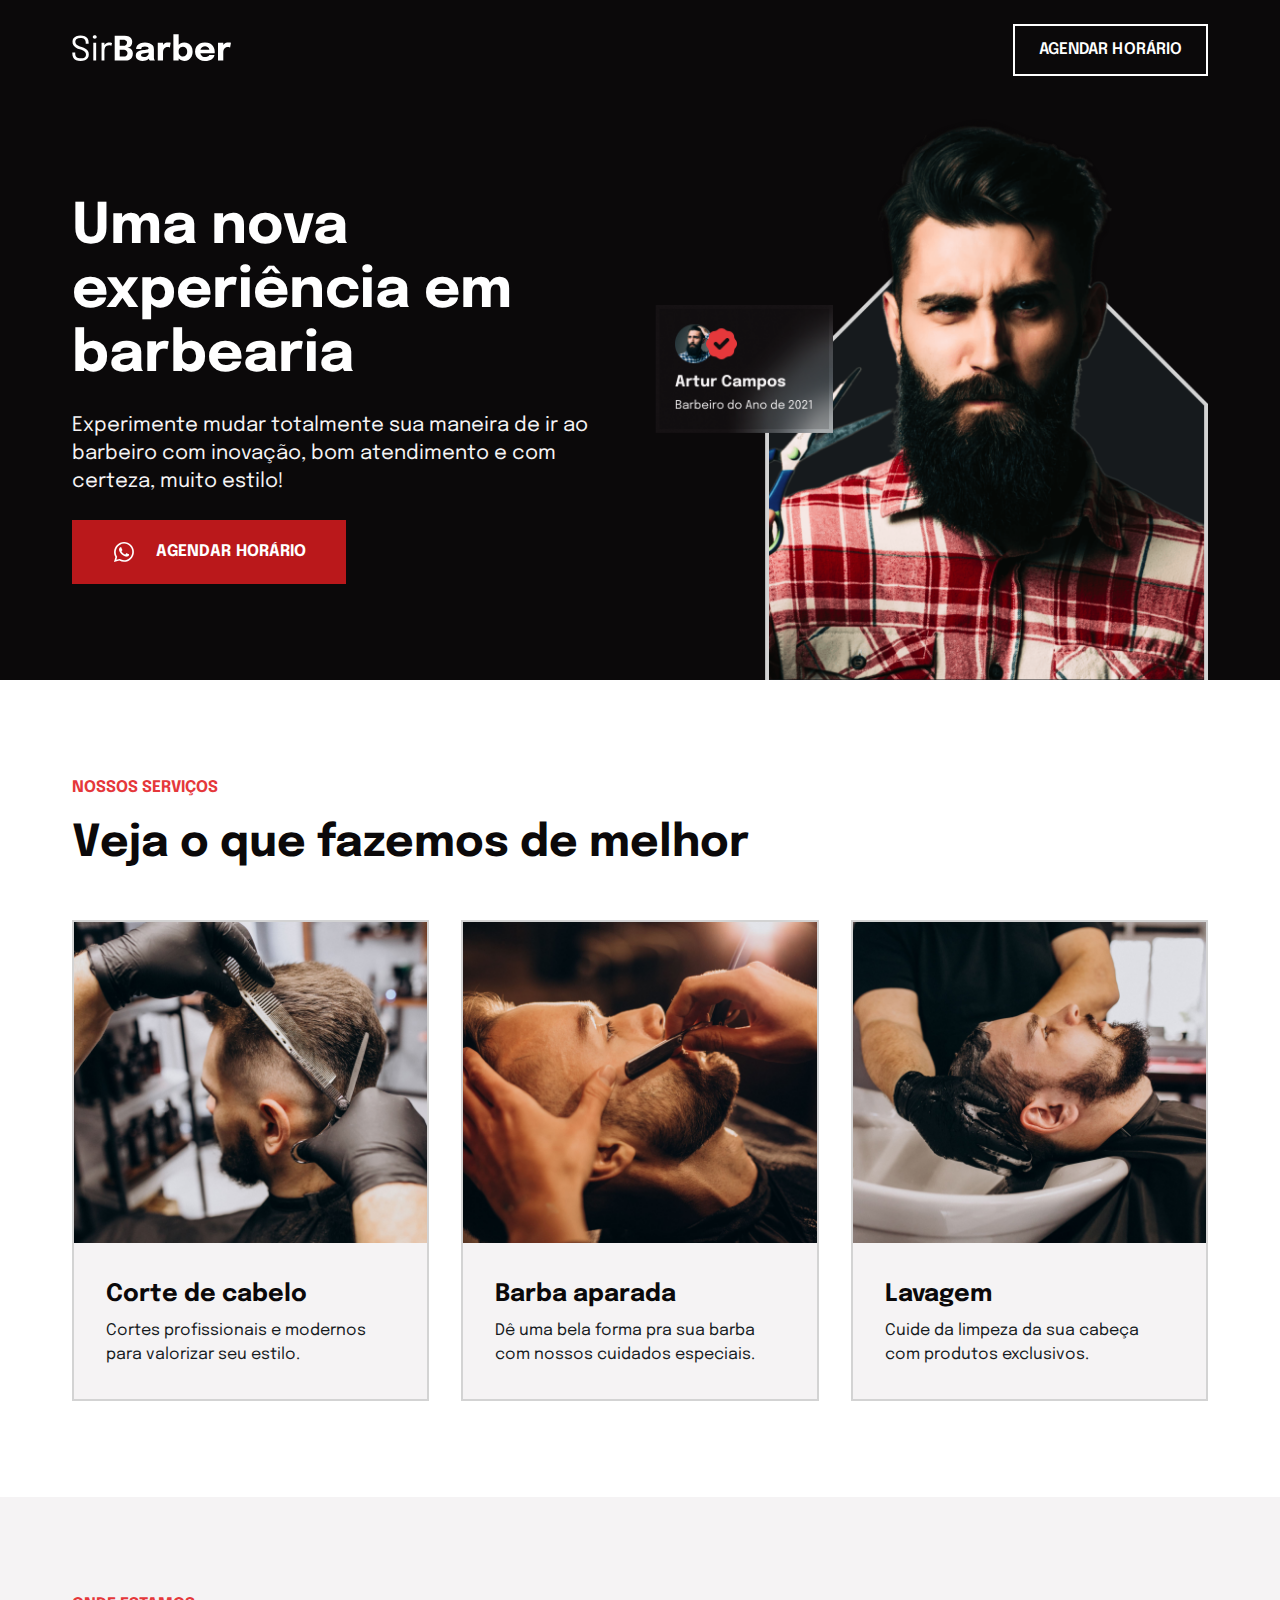
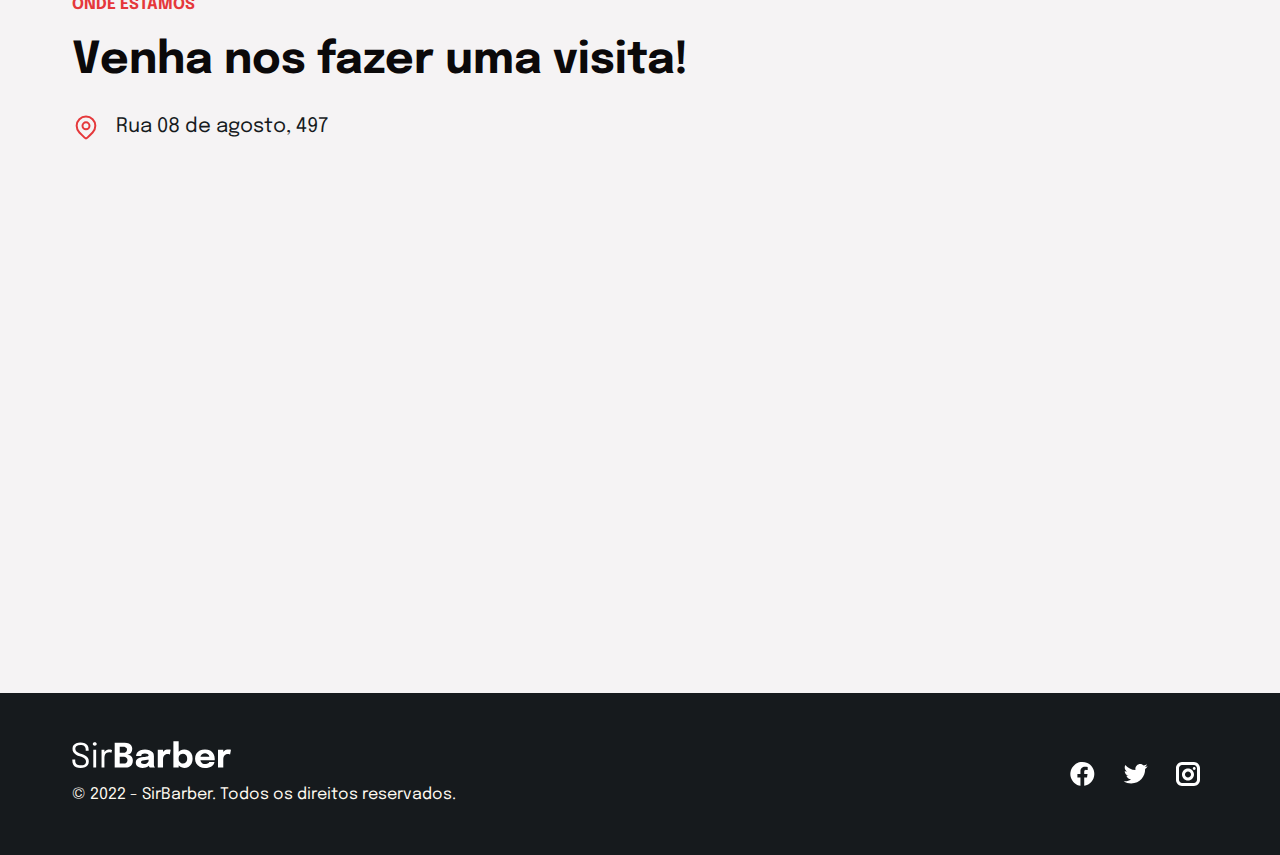
<file: barber-shop/index.html>
<!DOCTYPE html>
<html lang="pt-br">

<head>
  <meta charset="UTF-8">
  <meta http-equiv="X-UA-Compatible" content="IE=edge">
  <meta name="viewport" content="width=device-width, initial-scale=1.0">
  <title>SirBarber - Uma nova experiência em barbearia</title>
  <link rel="shortcut icon" href="./assets/favicon.png" type="image/x-icon">

  <link rel="preconnect" href="https://fonts.googleapis.com">
  <link rel="preconnect" href="https://fonts.gstatic.com" crossorigin>
  <link href="https://fonts.googleapis.com/css2?family=Epilogue:wght@400;600;700&display=swap" rel="stylesheet">

  <link rel="stylesheet" href="./style.css">
  <link rel="stylesheet" href="../global/responsive.css">
</head>

<body>
  <header id="header-page">
    <div class="container header-container">
      <div class="logo-product">
        <img src="./assets/sirbarber-logo.svg" alt="SirBarber">
      </div>

      <a class="btn btn-outline" target="_blank"
        href="http://wa.me/send?phone=5551987654321&text=Ol%C3%A1,%20gostaria%20de%20agendar%20um%20hor%C3%A1rio!">
        Agendar horário
      </a>
    </div>
  </header>

  <main>
    <section id="hero">
      <div class="container hero-container">
        <div class="hero-text">
          <h1 class="hero-text__title">Uma nova experiência em barbearia</h1>

          <p class="hero-text__paragraph">
            Experimente mudar totalmente sua maneira de ir ao barbeiro com inovação, bom atendimento e com certeza,
            muito estilo!
          </p>

          <a class="btn btn-primary" target="_blank"
            href="http://wa.me/send?phone=5551987654321&text=Ol%C3%A1,%20gostaria%20de%20agendar%20um%20hor%C3%A1rio!">
            <img src="../global/assets/whatsapp.svg" alt="Ícone do WhatsApp"> Agendar horário
          </a>
        </div>

        <div class="hero-img">
          <img src="./assets/img-hero-barber-desktop.png" alt="Artur Campos barbeiro do ano de 2021">
        </div>
      </div>
    </section>

    <section id="services">
      <div class="container services-container">
        <header>
          <span class="overtitle">Nossos serviços</span>
          <h2 class="title">Veja o que fazemos de melhor</h2>
        </header>

        <div class="services-list">
          <div class="service-card">
            <img src="./assets/img-card-01-desktop.png" alt="Homem cortando o cabelo">

            <div class="service-card__text">
              <h3>Corte de cabelo</h3>
              <p>Cortes profissionais e modernos para valorizar seu estilo.</p>
            </div>
          </div>

          <div class="service-card">
            <img src="./assets/img-card-02-desktop.png" alt="Homem aparando a barba">

            <div class="service-card__text">
              <h3>Barba aparada</h3>
              <p>Dê uma bela forma pra sua barba com nossos cuidados especiais.</p>
            </div>
          </div>

          <div class="service-card">
            <img src="./assets/img-card-03-desktop.png" alt="Homem lavando o cabelo">

            <div class="service-card__text">
              <h3>Lavagem</h3>
              <p>Cuide da limpeza da sua cabeça com produtos exclusivos.</p>
            </div>
          </div>
        </div>
      </div>
    </section>

    <section id="location">
      <div class="container location-container">
        <header>
          <span class="overtitle">Onde estamos</span>
          <h2 class="title">Venha nos fazer uma visita!</h2>

          <address class="location__address">
            <img src="./assets/location.svg" alt="Ícone de localização">
            <span>Rua 08 de agosto, 497</span>
          </address>
        </header>
      </div>

      <iframe
        src="https://www.google.com/maps/embed?pb=!1m18!1m12!1m3!1d3454.3406173431495!2d-51.20865555717109!3d-30.027084432419702!2m3!1f0!2f0!3f0!3m2!1i1024!2i768!4f13.1!3m3!1m2!1s0x951979b66140cac9%3A0x43c6f4870a91e762!2sQOD%20Barber%20Shop!5e0!3m2!1spt-BR!2sbr!4v1662512844099!5m2!1spt-BR!2sbr"
        width="100%" height="500" style="border:0;" allowfullscreen="" loading="lazy"
        referrerpolicy="no-referrer-when-downgrade"></iframe>
    </section>
  </main>

  <footer id="footer-page">
    <div class="container footer-container">
      <div>
        <div class="logo-product">
          <img src="./assets/sirbarber-logo.svg" alt="SirBarber">
        </div>

        <p>&copy; 2022 - SirBarber. Todos os direitos reservados.</p>
      </div>

      <div class="social-links">
        <a href="http://facebook.com" target="_blank" rel="noopener noreferrer">
          <img src="../global/assets/facebook.svg" alt="Página do Facebook do SirBarber">
        </a>

        <a href="http://twitter.com" target="_blank" rel="noopener noreferrer">
          <img src="../global/assets/twitter.svg" alt="Página do Twiiter do SirBarber">
        </a>

        <a href="http://instagram.com" target="_blank" rel="noopener noreferrer">
          <img src="../global/assets/instagram.svg" alt="Página do Instagram do SirBarber">
        </a>
      </div>
    </div>
  </footer>
</body>

</html>
</file>
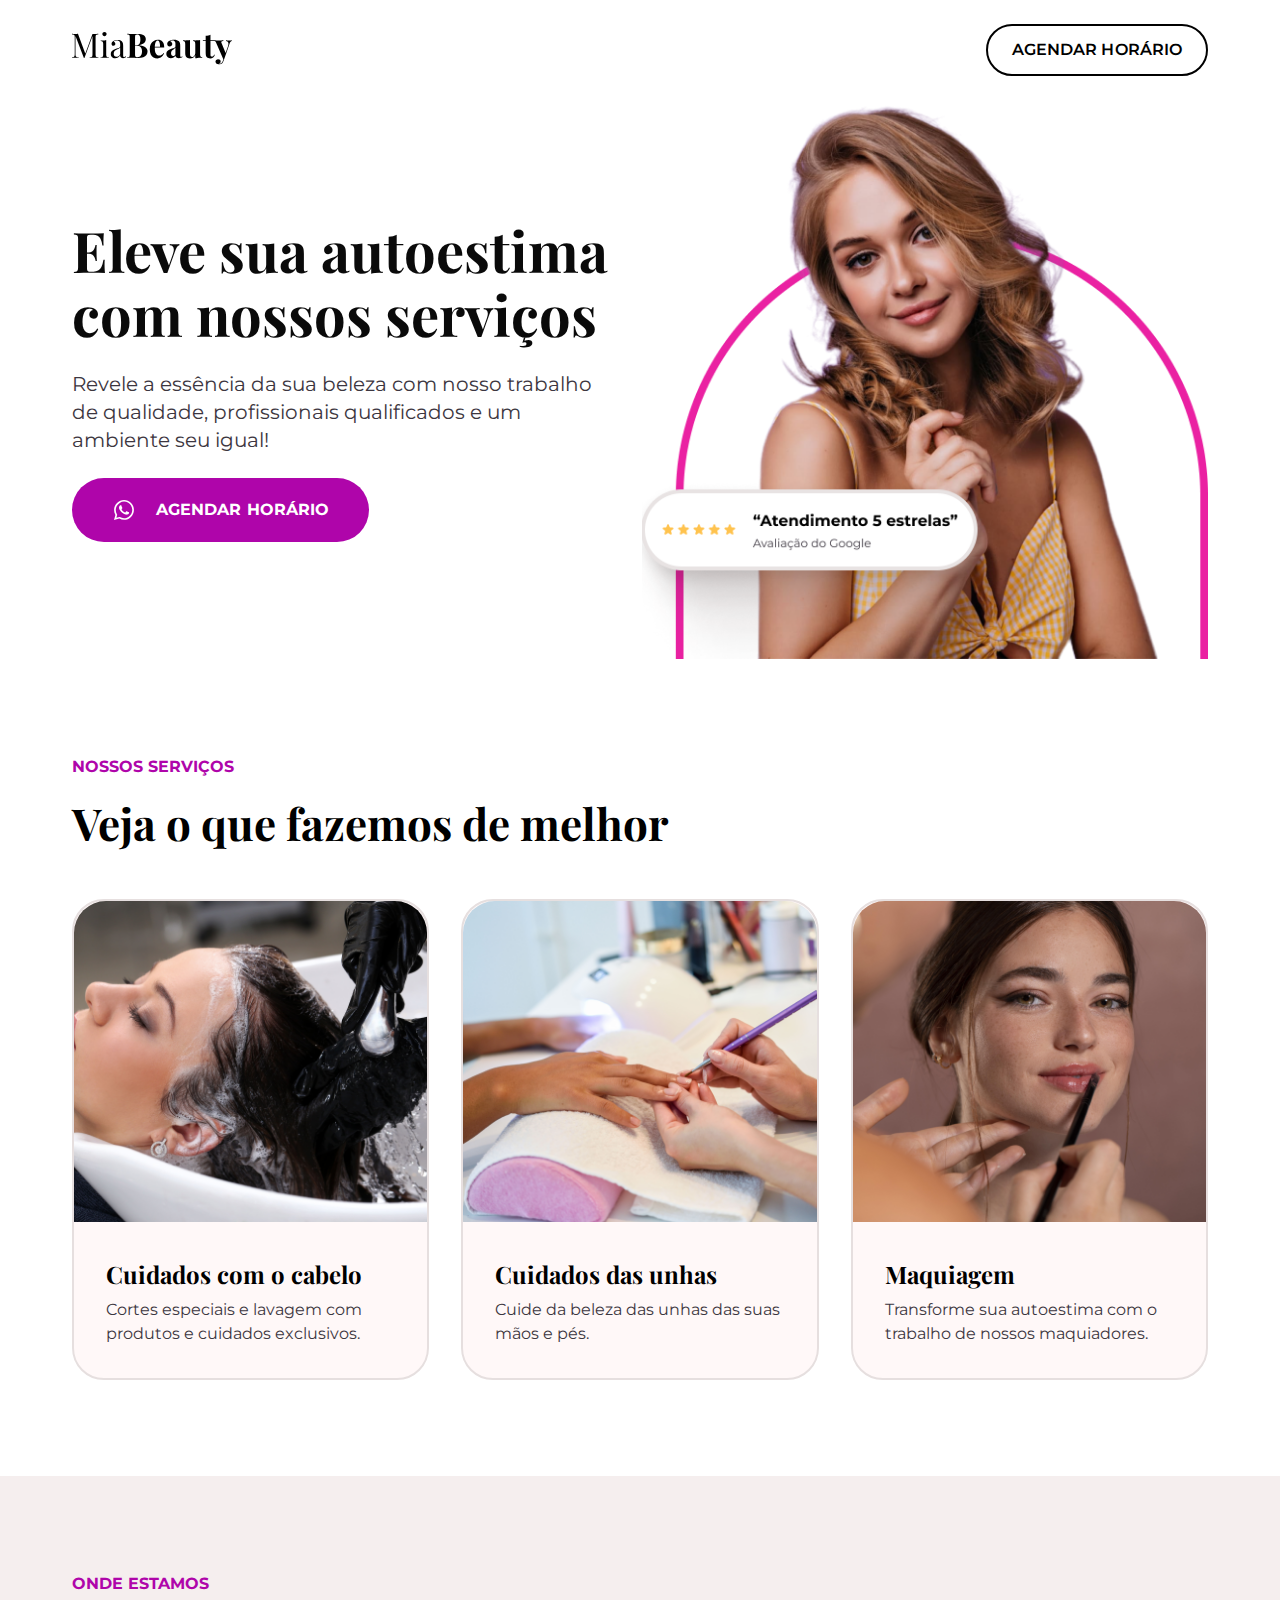
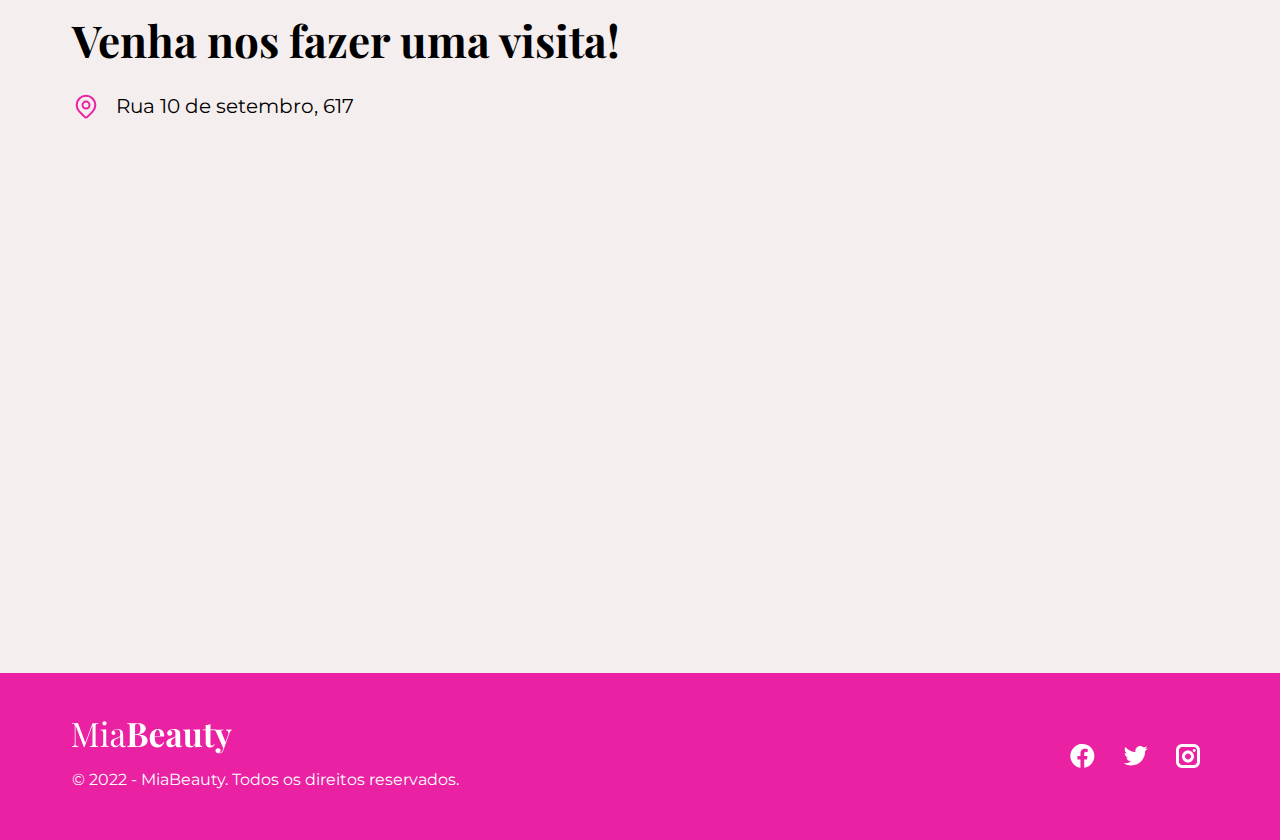
<file: beauty-salon/index.html>
<!DOCTYPE html>
<html lang="pt-br">

<head>
  <meta charset="UTF-8">
  <meta http-equiv="X-UA-Compatible" content="IE=edge">
  <meta name="viewport" content="width=device-width, initial-scale=1.0">
  <title>MiaBeauty - Eleve sua autoestima com nossos serviços</title>
  <link rel="shortcut icon" href="./assets/favicon.png" type="image/x-icon">

  <link rel="preconnect" href="https://fonts.googleapis.com">
  <link rel="preconnect" href="https://fonts.gstatic.com" crossorigin>
  <link
    href="https://fonts.googleapis.com/css2?family=Montserrat:wght@400;600;700&family=Playfair+Display:wght@700&display=swap"
    rel="stylesheet">

  <link rel="stylesheet" href="./style.css">
  <link rel="stylesheet" href="../global/responsive.css">
</head>

<body>
  <header id="header-page">
    <div class="container header-container">
      <div class="logo-product">
        <img src="./assets/miabeauty-logo.svg" alt="MiaBeauty">
      </div>

      <a class="btn btn-outline" target="_blank"
        href="http://wa.me/send?phone=5551987654321&text=Ol%C3%A1,%20gostaria%20de%20agendar%20um%20hor%C3%A1rio!">
        Agendar horário
      </a>
    </div>
  </header>

  <main>
    <section id="hero">
      <div class="container hero-container">
        <div class="hero-text">
          <h1 class="hero-text__title">Eleve sua autoestima com nossos serviços</h1>

          <p class="hero-text__paragraph">
            Revele a essência da sua beleza com nosso trabalho de qualidade, profissionais qualificados e um ambiente
            seu igual!
          </p>

          <a class="btn btn-primary" target="_blank"
            href="http://wa.me/send?phone=5551987654321&text=Ol%C3%A1,%20gostaria%20de%20agendar%20um%20hor%C3%A1rio!">
            <img src="../global/assets/whatsapp.svg" alt="Ícone do WhatsApp"> Agendar horário
          </a>
        </div>

        <div class="hero-img">
          <img src="./assets/img-hero-desktop.png" alt="Atendimento 5 estrelas de acordo com avalição do Google">
        </div>
      </div>
    </section>

    <section id="services">
      <div class="container services-container">
        <header>
          <span class="overtitle">Nossos serviços</span>
          <h2 class="title">Veja o que fazemos de melhor</h2>
        </header>

        <div class="services-list">
          <div class="service-card">
            <img src="./assets/img-card-01-desktop.png" alt="Mulher lavando o cabelo">

            <div class="service-card__text">
              <h3>Cuidados com o cabelo</h3>
              <p>Cortes especiais e lavagem com produtos e cuidados exclusivos.</p>
            </div>
          </div>

          <div class="service-card">
            <img src="./assets/img-card-02-desktop.png" alt="Pintando as unhas">

            <div class="service-card__text">
              <h3>Cuidados das unhas</h3>
              <p>Cuide da beleza das unhas das suas mãos e pés.</p>
            </div>
          </div>

          <div class="service-card">
            <img src="./assets/img-card-03-desktop.png" alt="Maquiando uma mulher">

            <div class="service-card__text">
              <h3>Maquiagem</h3>
              <p>Transforme sua autoestima com o trabalho de nossos maquiadores.</p>
            </div>
          </div>
        </div>
      </div>
    </section>

    <section id="location">
      <div class="container location-container">
        <header>
          <span class="overtitle">Onde estamos</span>
          <h2 class="title">Venha nos fazer uma visita!</h2>

          <address class="location__address">
            <img src="./assets/location.svg" alt="Ícone de localização">
            <span>Rua 10 de setembro, 617</span>
          </address>
        </header>
      </div>

      <iframe
        src="https://www.google.com/maps/embed?pb=!1m18!1m12!1m3!1d13894.73071566881!2d-51.82058295260935!3d-29.467275013217254!2m3!1f0!2f0!3f0!3m2!1i1024!2i768!4f13.1!3m3!1m2!1s0x951c6fade56d3ea1%3A0x7d7d173bce248358!2sOrion%20a%20casa%20da%20beleza!5e0!3m2!1spt-BR!2sbr!4v1662691373009!5m2!1spt-BR!2sbr"
        width="100%" height="500" style="border:0;" allowfullscreen="" loading="lazy"
        referrerpolicy="no-referrer-when-downgrade"></iframe>
    </section>
  </main>

  <footer id="footer-page">
    <div class="container footer-container">
      <div>
        <div class="logo-product">
          <img src="./assets/miabeauty-logo-white.svg" alt="MiaBeauty">
        </div>
        <p>&copy; 2022 - MiaBeauty. Todos os direitos reservados.</p>
      </div>

      <div class="social-links">
        <a href="http://facebook.com" target="_blank" rel="noopener noreferrer">
          <img src="../global/assets/facebook.svg" alt="Página do Facebook da MiaBeauty">
        </a>

        <a href="http://twitter.com" target="_blank" rel="noopener noreferrer">
          <img src="../global/assets/twitter.svg" alt="Página do Twiiter da MiaBeauty">
        </a>

        <a href="http://instagram.com" target="_blank" rel="noopener noreferrer">
          <img src="../global/assets/instagram.svg" alt="Página do Instagram da MiaBeauty">
        </a>
      </div>
    </div>
  </footer>
</body>

</html>
</file>
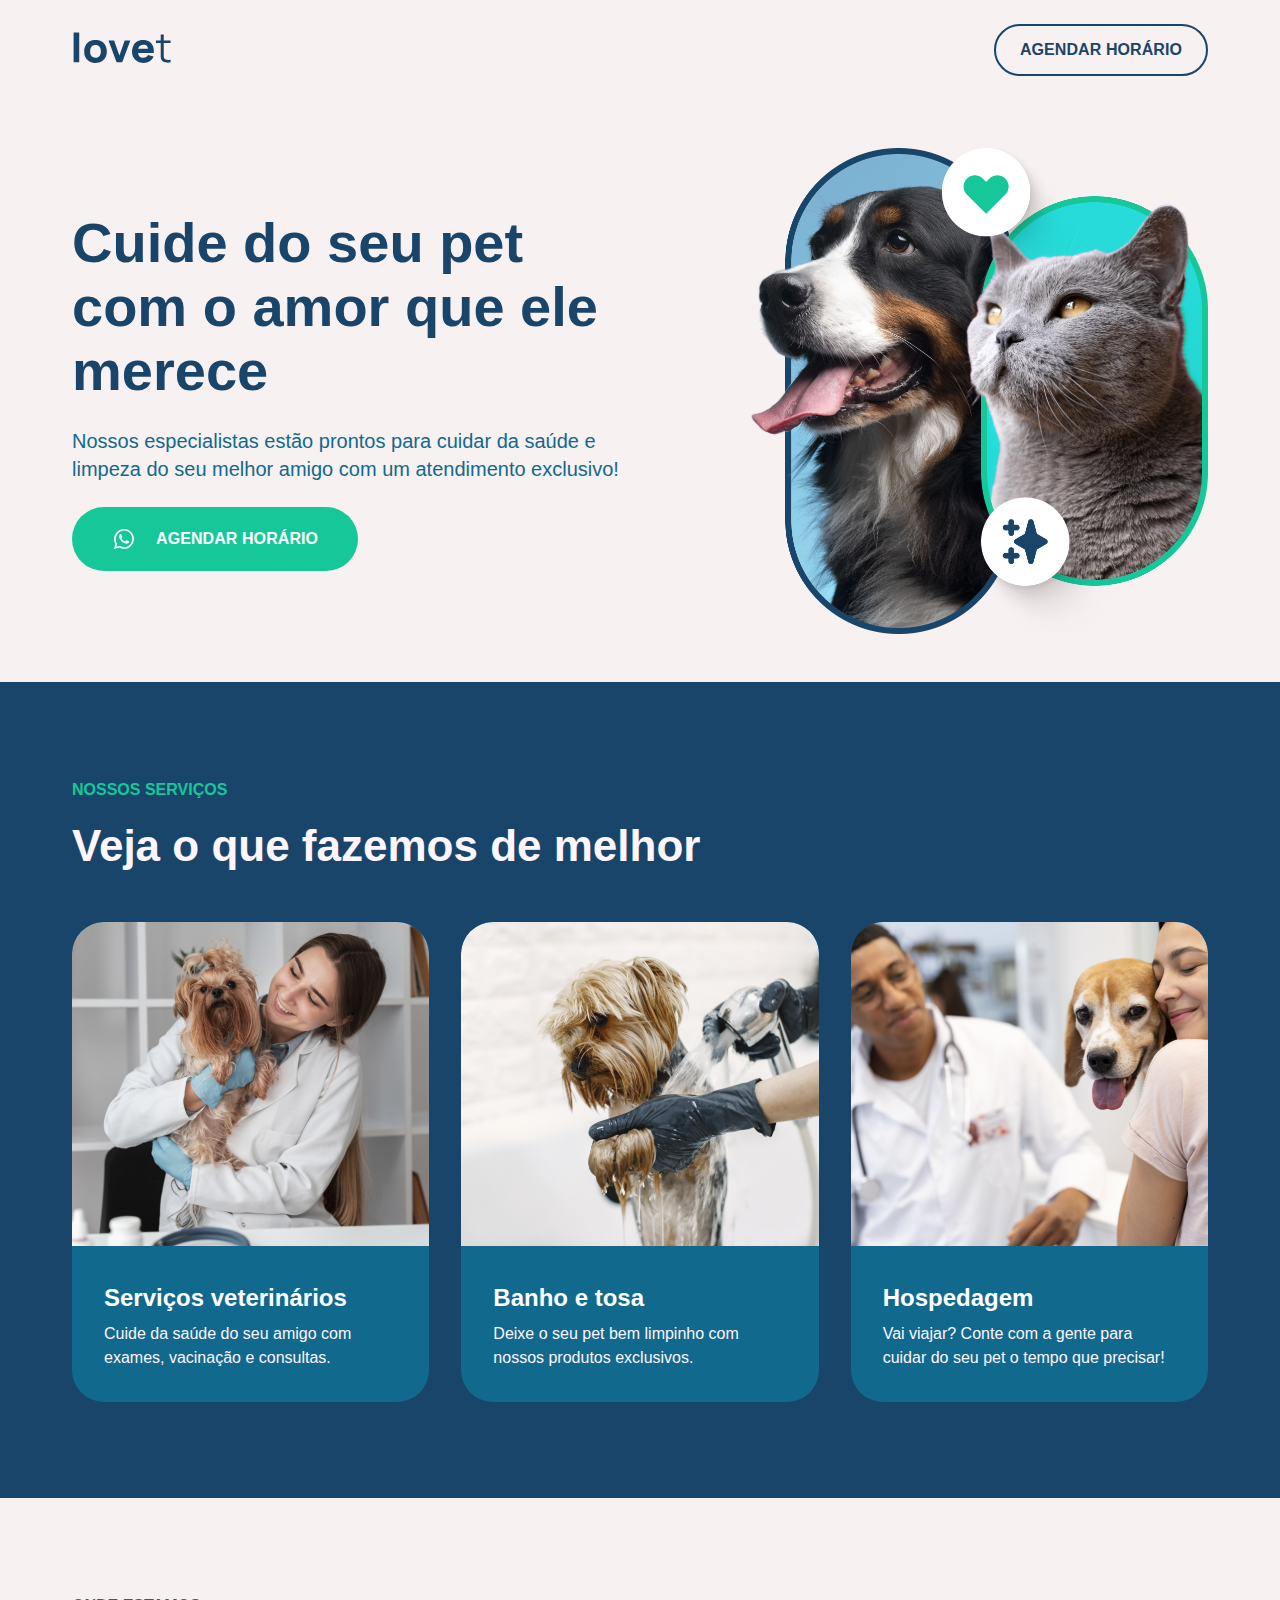
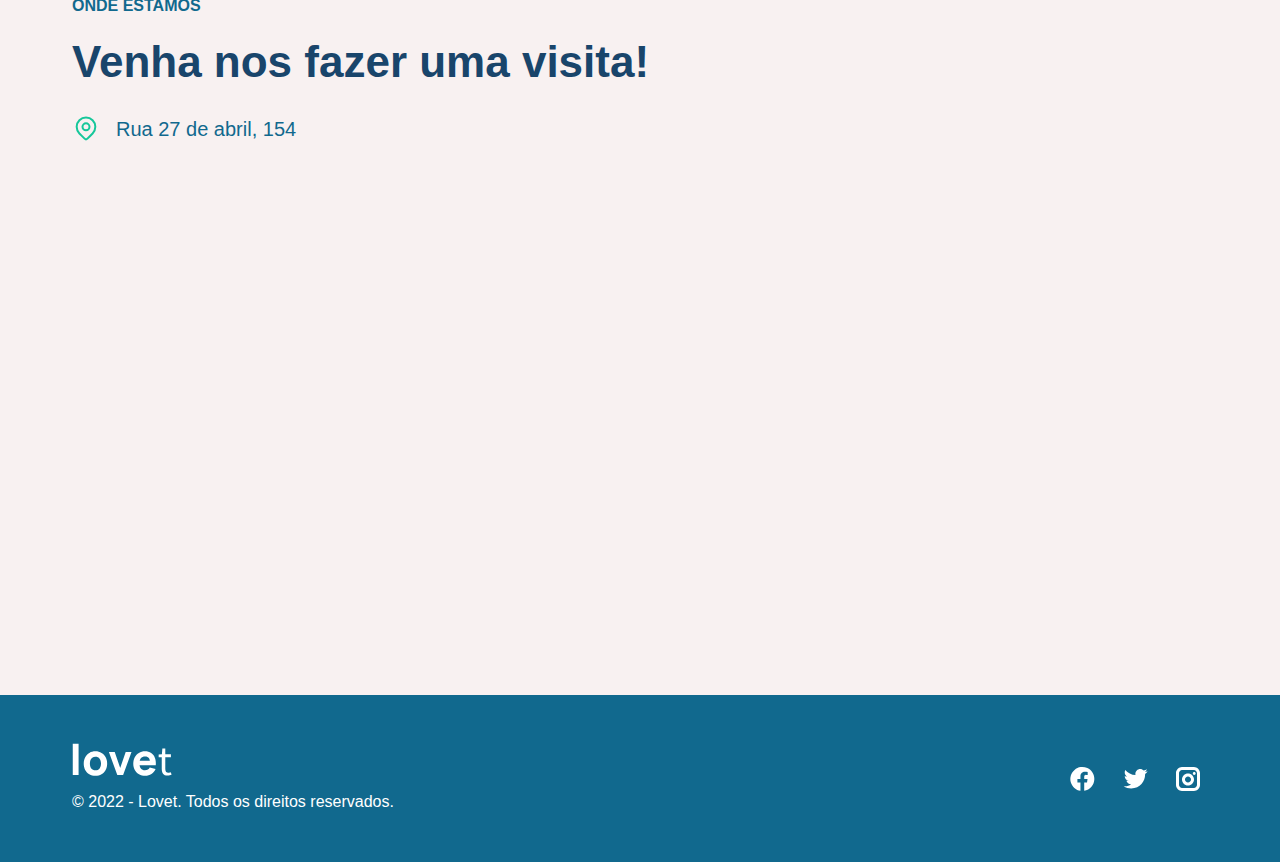
<file: veterinary/index.html>
<!DOCTYPE html>
<html lang="pt-br">

<head>
  <meta charset="UTF-8">
  <meta http-equiv="X-UA-Compatible" content="IE=edge">
  <meta name="viewport" content="width=device-width, initial-scale=1.0">
  <title>Lovet - Cuide do seu pet com o amor que ele merece</title>
  <link rel="shortcut icon" href="./assets/favicon.png" type="image/x-icon">

  <link rel="preconnect" href="https://fonts.googleapis.com">
  <link rel="preconnect" href="https://fonts.gstatic.com" crossorigin>
  <link href="https://fonts.googleapis.com/css2?family=Manrope:wght@400;600;700&display=swap" rel="stylesheet">

  <link rel="stylesheet" href="./style.css">
  <link rel="stylesheet" href="../global/responsive.css">
</head>

<body>
  <header id="header-page">
    <div class="container header-container">
      <div class="logo-product">
        <img src="./assets/lovet-logo.svg" alt="Lovet">
      </div>

      <a class="btn btn-outline" target="_blank"
        href="http://wa.me/send?phone=5551987654321&text=Ol%C3%A1,%20gostaria%20de%20agendar%20um%20hor%C3%A1rio!">
        Agendar horário
      </a>
    </div>
  </header>

  <main>
    <section id="hero">
      <div class="container hero-container">
        <div class="hero-text">
          <h1 class="hero-text__title">Cuide do seu pet com o amor que ele merece</h1>

          <p class="hero-text__paragraph">
            Nossos especialistas estão prontos para cuidar da saúde e limpeza do seu melhor amigo com um atendimento
            exclusivo!
          </p>

          <a class="btn btn-primary" target="_blank"
            href="http://wa.me/send?phone=5551987654321&text=Ol%C3%A1,%20gostaria%20de%20agendar%20um%20hor%C3%A1rio!">
            <img src="../global/assets/whatsapp.svg" alt="Ícone do WhatsApp"> Agendar horário
          </a>
        </div>

        <div class="hero-img">
          <img src="./assets/img-hero-desktop.png" alt="Foto de um cachorro e de um gato felizes">
        </div>
      </div>
    </section>

    <section id="services">
      <div class="container services-container">
        <header>
          <span class="overtitle">Nossos serviços</span>
          <h2 class="title">Veja o que fazemos de melhor</h2>
        </header>

        <div class="services-list">
          <div class="service-card">
            <img src="./assets/img-card-01-desktop.png" alt="Veterinária cuidando de um cachorro">

            <div class="service-card__text">
              <h3>Serviços veterinários</h3>
              <p>Cuide da saúde do seu amigo com exames, vacinação e consultas.</p>
            </div>
          </div>

          <div class="service-card">
            <img src="./assets/img-card-02-desktop.png" alt="Banho no cachorro">

            <div class="service-card__text">
              <h3>Banho e tosa</h3>
              <p>Deixe o seu pet bem limpinho com nossos produtos exclusivos.</p>
            </div>
          </div>

          <div class="service-card">
            <img src="./assets/img-card-03-desktop.png" alt="Dona feliz abraçando o cachorro ao lado do veterinário">

            <div class="service-card__text">
              <h3>Hospedagem</h3>
              <p>Vai viajar? Conte com a gente para cuidar do seu pet o tempo que precisar!</p>
            </div>
          </div>
        </div>
      </div>
    </section>

    <section id="location">
      <div class="container location-container">
        <header>
          <span class="overtitle">Onde estamos</span>
          <h2 class="title">Venha nos fazer uma visita!</h2>

          <address class="location__address">
            <img src="./assets/location.svg" alt="Ícone de localização">
            <span>Rua 27 de abril, 154</span>
          </address>
        </header>
      </div>

      <iframe
        src="https://www.google.com/maps/embed?pb=!1m18!1m12!1m3!1d13897.04504676843!2d-52.0060152921875!3d-29.45038039999999!2m3!1f0!2f0!3f0!3m2!1i1024!2i768!4f13.1!3m3!1m2!1s0x951c617f1c99597b%3A0x9c222d6b23449603!2sAnimal%20Center%20Lajeado!5e0!3m2!1spt-BR!2sbr!4v1662839450034!5m2!1spt-BR!2sbr"
        width="100%" height="500" style="border:0;" allowfullscreen="" loading="lazy"
        referrerpolicy="no-referrer-when-downgrade"></iframe>
    </section>
  </main>

  <footer id="footer-page">
    <div class="container footer-container">
      <div>
        <div class="logo-product">
          <img src="./assets/lovet-logo-white.svg" alt="Lovet">
        </div>
        <p>&copy; 2022 - Lovet. Todos os direitos reservados.</p>
      </div>

      <div class="social-links">
        <a href="http://facebook.com" target="_blank" rel="noopener noreferrer">
          <img src="../global/assets/facebook.svg" alt="Página do Facebook da Lovet">
        </a>

        <a href="http://twitter.com" target="_blank" rel="noopener noreferrer">
          <img src="../global/assets/twitter.svg" alt="Página do Twiiter da Lovet">
        </a>

        <a href="http://instagram.com" target="_blank" rel="noopener noreferrer">
          <img src="../global/assets/instagram.svg" alt="Página do Instagram da Lovet">
        </a>
      </div>
    </div>
  </footer>
</body>

</html>
</file>
<file: barber-shop/style.css>
/* GLOBAL */
:root {
  font-size: 62.5%;

  --red-primary: #BA181B;
  --red-secondary: #E5383B;
  --black-primary: #0B090A;
  --black-secondary: #161A1D;
  --white-primary: #FFFFFF;
  --white-secondary: #F5F3F4;

  --color-button-hover: #D9D9D9;
}

* {
  margin: 0;
  padding: 0;
  box-sizing: border-box;
}

body {
  font-family: 'Epilogue', sans-serif;
  font-size: 1.6rem;
}

a {
  text-decoration: none;
}

.btn {
  font-family: 'Epilogue', sans-serif;
  font-size: 1.6rem;
  line-height: 2.4rem;
  letter-spacing: 0.005em;
  color: var(--white-primary);
  text-transform: uppercase;
  cursor: pointer;

  transition: color .3s ease-in-out,
    background-color .3s ease-in-out,
    border-color .3s ease-in-out;
}

.btn:hover {
  color: var(--color-button-hover);
}

.container {
  max-width: 128rem;
  margin: 0 auto;
}

.logo-product img {
  width: 16rem;
}

.overtitle {
  font-weight: 700;
  font-size: 1.6rem;
  line-height: 2.4rem;
  color: var(--red-secondary);
  text-transform: uppercase;
}

.title {
  font-weight: 700;
  font-size: 4.4rem;
  line-height: 5.6rem;
  color: var(--black-primary);
  margin-top: 1.6rem;
}


/* HEADER */
#header-page {
  background-color: var(--black-primary);
}

.header-container {
  padding: 2.4rem 7.2rem;
  display: flex;
  justify-content: space-between;
  align-items: center;
}

.btn-outline {
  padding: 1.2rem 2.4rem;
  font-weight: 600;
  border: .2rem solid var(--white-primary);
  background-color: transparent;
}

.btn-outline:hover {
  border-color: var(--color-button-hover);
}


/* MAIN */
/* HERO */
#hero {
  background-color: var(--black-primary);
}

.hero-container {
  display: flex;
  gap: 2rem;
  align-items: center;
  padding: 0 7.2rem;
}

/* left */
.hero-text {
  display: flex;
  flex-direction: column;
  align-items: flex-start;
  gap: 2.4rem;
  padding: 9.6rem 0;
  max-width: 55rem;
  flex: 1;
}

.hero-text__title {
  font-size: 5.6rem;
  line-height: 6.4rem;
  font-weight: 700;
  color: var(--white-primary);
}

.hero-text__paragraph {
  font-size: 2rem;
  line-height: 2.8rem;
  color: var(--white-secondary);
}

.btn-primary {
  padding: 2rem 4rem;
  font-weight: 700;
  border: none;
  background-color: var(--red-primary);

  display: flex;
  align-items: center;
  gap: 2rem;
}

.btn-primary:hover {
  background-color: #941B1D;
}

/* right */
.hero-img {
  flex: 1;
  align-self: flex-end;
}

.hero-img img {
  width: 100%;
  vertical-align: bottom;
}


/* SERVICES */
.services-container {
  padding: 9.6rem 7.2rem;
}

.services-list {
  margin-top: 4.8rem;
  display: flex;
  justify-content: center;
  gap: 3.2rem;
}

/* for each card */
.service-card {
  background-color: var(--white-secondary);
  border: .2rem solid #D3D3D3;

  width: 36rem;
}

.service-card img {
  width: 100%;
}

.service-card__text {
  padding: 3.2rem;
}

.service-card__text h3 {
  font-weight: 700;
  font-size: 2.4rem;
  line-height: 3.2rem;
  color: var(--black-primary);
}

.service-card__text p {
  margin-top: .8rem;
  line-height: 2.4rem;
  color: var(--black-secondary);
}


/* LOCATION */
#location {
  background-color: var(--white-secondary);
}

.location-container {
  padding: 9.6rem 7.2rem 4.8rem;
}

.location__address {
  display: inline-flex;
  align-items: center;
  gap: 1.6rem;
  margin-top: 2.4rem;

  font-size: 2rem;
  line-height: 2.8rem;
  font-style: normal;
  color: var(--black-secondary);
}

#location iframe {
  vertical-align: bottom;
}

/* FOOTER */
#footer-page {
  background-color: var(--black-secondary);
}

.footer-container {
  padding: 4.8rem 7.2rem;

  display: flex;
  justify-content: space-between;
  align-items: center;
  gap: 2rem;
}

.footer-container p {
  margin-top: 1rem;
  line-height: 2.4rem;
  color: #FFFAF1;
}

.footer-container .social-links {
  display: inline-flex;
  gap: 1.3rem;
}

.footer-container .social-links a {
  width: 4rem;
  height: 4rem;
}
</file>
<file: global/responsive.css>
/* 1024px */
@media (max-width: 64rem) {
  .hero-container {
    flex-direction: column;
    padding: 0 7.2rem;
  }

  .hero-text {
    align-items: center;
    text-align: center;
    padding: 4.8rem 0;
  }

  .hero-img {
    align-self: center;
    width: 65%;
  }
}

/* 900px */
@media (max-width: 56.25rem) {

  /* SERVICES */
  .services-list {
    flex-wrap: wrap;
  }

  .service-card {
    width: 65%;
    min-width: 32rem;
  }
}

/* 768px */
@media (max-width: 48rem) {

  /* CONTAINERS */
  .header-container {
    padding: 2.4rem 4.8rem;
  }

  .hero-container {
    padding: 0 4.8rem;
  }

  .services-container {
    padding: 7.2rem 4.8rem;
  }

  .location-container {
    padding: 7.2rem 4.8rem 2.4rem;
  }


  /* GENERAL */
  .overtitle {
    font-size: 1.2rem;
    line-height: 1.6rem;
  }

  .title {
    font-size: 2.8rem;
    line-height: 3.6rem;
  }

  /* LOCATION */
  .location__address {
    font-size: 1.6rem;
    line-height: 2.4rem;
  }
}

/* 500px */
@media (max-width: 31.25rem) {

  /* HEADER */
  .header-container {
    padding: 2rem;
  }

  .header-container .logo-product img {
    width: 11rem;
  }

  .btn-outline {
    font-size: 1.4rem;
    line-height: 2rem;
  }


  /* HERO */
  .hero-container {
    padding: 0 2rem;
  }

  .hero-text__title {
    font-size: 3.2rem;
    line-height: 4.0rem;
  }

  .hero-text__paragraph {
    font-size: 1.6rem;
    line-height: 2.4rem;
  }

  .hero-img {
    width: 100%;
  }


  /* SERVICES */
  .services-container {
    padding: 4.8rem 2rem;
  }

  .service-card {
    min-width: 28rem;
    width: 100%;
  }


  /* LOCATION  */
  .location-container {
    padding: 4.8rem 2rem 2rem;
  }

  #location iframe {
    height: 35rem;
  }

  /* FOOTER */
  .footer-container {
    padding: 4.8rem 2rem;

    flex-direction: column;
    text-align: center;
  }
}

/* 375px */
@media (max-width: 23.4rem) {

  /* HEADER */
  .header-container {
    padding: 2rem;
    flex-direction: column;
    gap: 1rem;
  }

  .header-container .logo-product img {
    width: 16rem;
  }


  /* HERO */
  .btn-primary {
    font-size: 1.4rem;
    line-height: 2rem;
  }
}
</file>
<file: beauty-salon/style.css>
/* GLOBAL */
:root {
  font-size: 62.5%;

  --purple-primary: #AF05AA;
  --purple-secondary: #EA21A2;
  --black-primary: #000000;
  --black-secondary: #3C3640;
  --white-primary: #FFFFFF;
  --white-secondary: #F5EEEE;


  --font-serif: 'Playfair Display', serif;
  --font-sans-serif: 'Montserrat', sans-serif;

  --color-button-hover: #D9D9D9;
}

* {
  margin: 0;
  padding: 0;
  box-sizing: border-box;
}

body {
  font-family: var(--font-serif);
  font-size: 1.6rem;
}

a {
  text-decoration: none;
}

.btn {
  font-family: var(--font-sans-serif);
  font-size: 1.6rem;
  line-height: 2.4rem;
  letter-spacing: 0.005em;
  text-transform: uppercase;
  cursor: pointer;

  border-radius: 9rem;

  transition: color .3s ease-in-out,
    background-color .3s ease-in-out,
    border-color .3s ease-in-out;
}

.container {
  max-width: 128rem;
  margin: 0 auto;
}

.logo-product img {
  width: 16rem;
}

.overtitle {
  font-family: var(--font-sans-serif);
  font-weight: 700;
  font-size: 1.6rem;
  line-height: 2.4rem;
  color: var(--purple-primary);
  text-transform: uppercase;
}

.title {
  font-weight: 700;
  font-size: 4.4rem;
  line-height: 5.6rem;
  color: var(--black-primary);
  margin-top: 1.6rem;
}


/* HEADER */
#header-page {
  background-color: var(--white-primary);
}

.header-container {
  padding: 2.4rem 7.2rem;
  display: flex;
  justify-content: space-between;
  align-items: center;
}

.btn-outline {
  font-weight: 600;
  color: var(--black-primary);
  padding: 1.2rem 2.4rem;
  border: .2rem solid var(--black-primary);
  background-color: transparent;
}

.btn-outline:hover {
  color: var(--black-secondary);
  border-color: var(--black-secondary);
}


/* MAIN */
/* HERO */
#hero {
  background-color: var(--white-primary);
}

.hero-container {
  display: flex;
  gap: 2rem;
  align-items: center;
  padding: 0 7.2rem;
}

/* left */
.hero-text {
  display: flex;
  flex-direction: column;
  align-items: flex-start;
  gap: 2.4rem;
  padding: 9.6rem 0;
  max-width: 55rem;
  flex: 1;
}

.hero-text__title {
  font-size: 5.6rem;
  line-height: 6.4rem;
  font-weight: 700;
  color: #0A0A0A;
}

.hero-text__paragraph {
  font-family: var(--font-sans-serif);
  font-size: 2rem;
  line-height: 2.8rem;
  color: var(--black-secondary);
}

.btn-primary {
  font-family: var(--font-sans-serif);
  font-weight: 700;
  color: var(--white-primary);
  padding: 2rem 4rem;
  background-color: var(--purple-primary);
  border: none;

  display: flex;
  align-items: center;
  gap: 2rem;
}

.btn-primary:hover {
  background-color: #8A0B86;
}

/* right */
.hero-img {
  flex: 1;
  align-self: flex-end;
}

.hero-img img {
  width: 100%;
  vertical-align: bottom;
}


/* SERVICES */
.services-container {
  padding: 9.6rem 7.2rem;
}

.services-list {
  margin-top: 4.8rem;
  display: flex;
  justify-content: center;
  gap: 3.2rem;
}

/* for each card */
.service-card {
  background-color: #FFF8F8;
  border: .2rem solid #E6DFDF;
  border-radius: 3.2rem;

  width: 36rem;
}

.service-card img {
  width: 100%;
  border-radius: 3.2rem 3.2rem 0 0;
}

.service-card__text {
  padding: 3.2rem;
}

.service-card__text h3 {
  font-weight: 700;
  font-size: 2.4rem;
  line-height: 3.2rem;
  color: var(--black-primary);
}

.service-card__text p {
  margin-top: .8rem;
  font-family: var(--font-sans-serif);
  line-height: 2.4rem;
  color: var(--black-secondary);
}


/* LOCATION */
#location {
  background-color: var(--white-secondary);
}

.location-container {
  padding: 9.6rem 7.2rem 4.8rem;
}

.location__address {
  display: inline-flex;
  align-items: center;
  gap: 1.6rem;
  margin-top: 2.4rem;

  font-family: var(--font-sans-serif);
  font-size: 2rem;
  line-height: 2.8rem;
  font-style: normal;
  color: var(--black-primary);
}

#location iframe {
  vertical-align: bottom;
}


/* FOOTER */
#footer-page {
  background-color: var(--purple-secondary);
}

.footer-container {
  padding: 4.8rem 7.2rem;

  display: flex;
  justify-content: space-between;
  align-items: center;
  gap: 2rem;

  color: var(--white-primary);
}

.footer-container p {
  margin-top: 1rem;
  font-family: var(--font-sans-serif);
  line-height: 2.4rem;
}

.footer-container .social-links {
  display: inline-flex;
  gap: 1.3rem;
}

.footer-container .social-links a {
  width: 4rem;
  height: 4rem;
}
</file>
<file: veterinary/style.css>
/* GLOBAL */
:root {
  font-size: 62.5%;

  --blue-primary: #19456B;
  --blue-secondary: #11698E;
  --green-primary: #16C79A;
  --white-primary: #FFFFFF;
  --white-secondary: #F8F1F1;
  --white-tertiary: #FFF5FD;
}

* {
  margin: 0;
  padding: 0;
  box-sizing: border-box;
}

body {
  font-family: 'Epilogue', sans-serif;
  font-size: 1.6rem;
}

a {
  text-decoration: none;
}

.btn {
  font-family: 'Epilogue', sans-serif;
  font-size: 1.6rem;
  line-height: 2.4rem;
  letter-spacing: 0.005em;
  text-transform: uppercase;
  cursor: pointer;

  border-radius: 9rem;

  transition: color .3s ease-in-out,
    background-color .3s ease-in-out,
    border-color .3s ease-in-out;
}

.container {
  max-width: 128rem;
  margin: 0 auto;
}

.logo-product img {
  width: 10rem !important;
}

.overtitle {
  font-weight: 700;
  font-size: 1.6rem;
  line-height: 2.4rem;
  text-transform: uppercase;
}

.title {
  font-weight: 700;
  font-size: 4.4rem;
  line-height: 5.6rem;
  margin-top: 1.6rem;
}


/* HEADER */
#header-page {
  background-color: var(--white-secondary);
}

.header-container {
  padding: 2.4rem 7.2rem;
  display: flex;
  justify-content: space-between;
  align-items: center;
}

.btn-outline {
  padding: 1.2rem 2.4rem;
  font-weight: 600;
  color: var(--blue-primary);
  border: .2rem solid var(--blue-primary);
  background-color: transparent;
}

.btn-outline:hover {
  border-color: var(--blue-secondary);
  color: var(--blue-secondary);
}

/* MAIN */
/* HERO */
#hero {
  background-color: var(--white-secondary);
}

.hero-container {
  display: flex;
  gap: 2rem;
  align-items: center;
  justify-content: space-between;

  padding: 4.8rem 7.2rem;
  padding-bottom: 4.8rem !important;
}

/* left */
.hero-text {
  display: flex;
  flex-direction: column;
  align-items: flex-start;

  gap: 2.4rem;
  max-width: 55rem;
  flex: 1;
}

.hero-text__title {
  font-size: 5.6rem;
  line-height: 6.4rem;
  font-weight: 700;
  color: var(--blue-primary);
}

.hero-text__paragraph {
  font-size: 2rem;
  line-height: 2.8rem;
  color: var(--blue-secondary);
}

.btn-primary {
  font-weight: 700;
  color: var(--white-primary);
  padding: 2rem 4rem;
  background-color: var(--green-primary);
  border: none;

  display: flex;
  align-items: center;
  gap: 2rem;
}

.btn-primary:hover {
  background-color: #1AA17E;
}

/* right */
.hero-img {
  max-width: 48rem;
  flex: 1;
}

.hero-img img {
  width: 100%;
  vertical-align: bottom;
}


/* SERVICES */
#services {
  background-color: var(--blue-primary)
}

.services-container {
  padding: 9.6rem 7.2rem;
}

.services-container .overtitle {
  color: var(--green-primary);
}

.services-container .title {
  color: var(--white-tertiary);
}

.services-list {
  margin-top: 4.8rem;
  display: flex;
  justify-content: center;
  gap: 3.2rem;
}

/* for each card */
.service-card {
  background-color: var(--blue-secondary);
  border-radius: 3.2rem;

  width: 36rem;
}

.service-card img {
  width: 100%;
  border-radius: 3.2rem 3.2rem 0 0;
}

.service-card__text {
  padding: 3.2rem;
}

.service-card__text h3 {
  font-weight: 700;
  font-size: 2.4rem;
  line-height: 3.2rem;
  color: var(--white-primary);
}

.service-card__text p {
  margin-top: .8rem;
  line-height: 2.4rem;
  color: var(--white-tertiary);
}


/* LOCATION */
#location {
  background-color: var(--white-secondary);
}

.location-container {
  padding: 9.6rem 7.2rem 4.8rem;
}

.location-container .overtitle {
  color: var(--blue-secondary);
}

.location-container .title {
  color: var(--blue-primary);
}

.location__address {
  display: inline-flex;
  align-items: center;
  gap: 1.6rem;
  margin-top: 2.4rem;

  font-size: 2rem;
  line-height: 2.8rem;
  font-style: normal;
  color: var(--blue-secondary);
}

#location iframe {
  vertical-align: bottom;
}


/* FOOTER */
#footer-page {
  background-color: var(--blue-secondary);
}

.footer-container {
  padding: 4.8rem 7.2rem;

  display: flex;
  justify-content: space-between;
  align-items: center;
  gap: 2rem;

  color: var(--white-primary);
}

.footer-container p {
  margin-top: 1rem;
  line-height: 2.4rem;
}

.footer-container .social-links {
  display: inline-flex;
  gap: 1.3rem;
}

.footer-container .social-links a {
  width: 4rem;
  height: 4rem;
}
</file>
